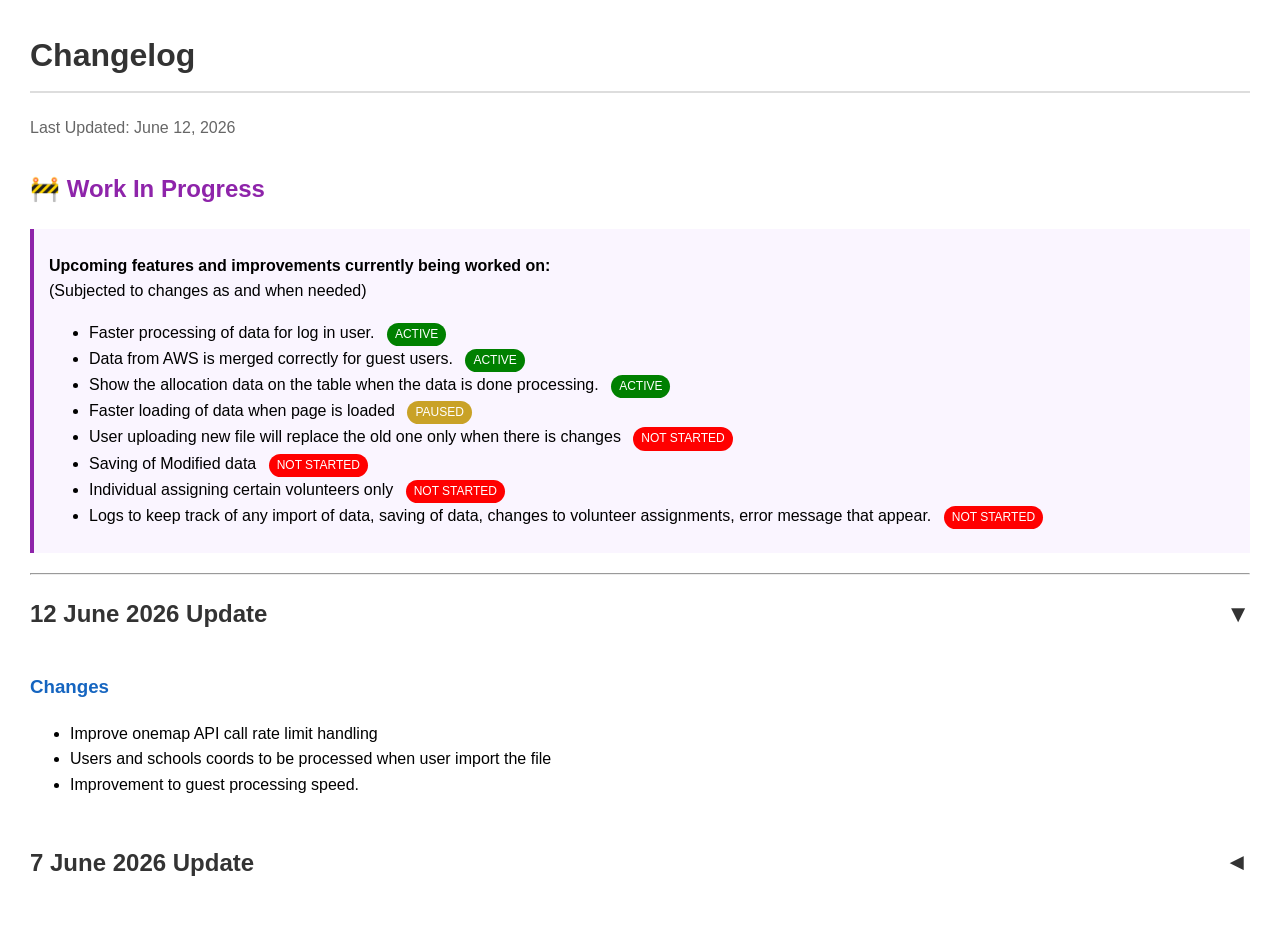
<file: Webpage/changelog.html>
<!DOCTYPE html>
<html>
<head>
<style>
    body {
        font-family: Arial, sans-serif;
        margin: 30px;
        line-height: 1.6;
    }

    h1, h2, h3 {
        color: #333;
    }

    h1 {
        border-bottom: 2px solid #ddd;
        padding-bottom: 10px;
    }

    .updated {
        color: #666;
        margin-bottom: 30px;
    }

    .version {
        margin-bottom: 30px;
    }

    .feature {
        color: #2e7d32;
        font-weight: bold;
    }

    .improvement {
        color: #1565c0;
        font-weight: bold;
    }

    .fix {
        color: #d84315;
        font-weight: bold;
    }

    .wip {
        color: #8e24aa;
        font-weight: bold;
    }

    .wip-list {
        border-left: 4px solid #8e24aa;
        padding-left: 15px;
        background: #faf5ff;
        padding-top: 8px;
        padding-bottom: 8px;
        margin-bottom: 20px;
    }

    .status-badge-green {
        display: inline-block;
        background: green;
        color: white;
        padding: 2px 8px;
        border-radius: 12px;
        font-size: 12px;
        margin-left: 8px;
    }
    .status-badge-yellow {
        display: inline-block;
        background: #C9A227;
        color: white;
        padding: 2px 8px;
        border-radius: 12px;
        font-size: 12px;
        margin-left: 8px;
    }
    .status-badge-red {
        display: inline-block;
        background: red;
        color: white;
        padding: 2px 8px;
        border-radius: 12px;
        font-size: 12px;
        margin-left: 8px;
    }

    ul {
        margin-top: 5px;
    }

    .version-body {
        overflow: hidden;
        max-height: 1000px;
        transition: all 0.25s ease;
    }

    .version.collapsed .version-body {
        max-height: 0;
        opacity: 0;
        padding: 0;
    }

    /* arrow indicator */
    .version-header {
        cursor: pointer;
        user-select: none;
        position: relative;
        padding-right: 20px;
    }

    .version-header:hover {
        background: #e8f0fe;   /* soft blue (Google-like hint) */
    }

    /* arrow */
    .version-header::after {
        content: "▼";
        position: absolute;
        right: 0;
        transition: transform 0.2s ease;
    }

    /* rotate arrow when collapsed */
    .version.collapsed .version-header::after {
        transform: rotate(90deg);
    }
</style>
</head>
<body>

<h1>Changelog</h1>

<div class="updated">
    Last Updated: June 12, 2026
</div>

<!-- Work In Progress shown first -->
<h2 class="wip">🚧 Work In Progress</h2>

<div class="wip-list">
    <p style="margin-bottom: 0%;"><strong>Upcoming features and improvements currently being worked on:</strong></p>
    <p style="margin-top: 0%;"> (Subjected to changes as and when needed)</p>

    <ul>
        <li>Faster processing of data for log in user. <span class="status-badge-green">ACTIVE</span></li>
        <li>Data from AWS is merged correctly for guest users. <span class="status-badge-green">ACTIVE</span></li>
        <li>Show the allocation data on the table when the data is done processing. <span class="status-badge-green">ACTIVE</span></li>
        <li>Faster loading of data when page is loaded <span class="status-badge-yellow">PAUSED</span></li>
        <li>User uploading new file will replace the old one only when there is changes <span class="status-badge-red">NOT STARTED</span></li></li>
        <li>Saving of Modified data <span class="status-badge-red">NOT STARTED</span></li>
        <li>Individual assigning certain volunteers only <span class="status-badge-red">NOT STARTED</span></li>
        <li>Logs to keep track of any import of data, saving of data, changes to volunteer assignments, error message that appear. <span class="status-badge-red">NOT STARTED</span></li>
    </ul>
</div>
<hr>

<div class="version">
    <h2 class="version-header" onclick="toggleVersion(this)">12 June 2026 Update</h2>

    <div class="version-body">
        <h3 class="improvement">Changes</h3>
        <ul>
            <li>Improve onemap API call rate limit handling</li>
            <li>Users and schools coords to be processed when user import the file</li>
            <li>Improvement to guest processing speed.</li>
        </ul>
    </div>
</div>

<div class="version collapsed">
    <h2 class="version-header" onclick="toggleVersion(this)">7 June 2026 Update</h2>

    <div class="version-body">
        <h3 class="feature">New Features</h3>
        <ul>
            <li>Added folder tree navigation with expandable folders.</li>
            <li>Added breadcrumb navigation.</li>
            <li>Added support for Shared Drives.</li>
            <li>Added search functionality within Google Drive.</li>
            <li>Added sorting by Name, Modified Date, and File Type.</li>
            <li>Data can now be exported</li>
            <li>Added Changelog link</li>
            <li>Added Privacy Policy link</li>
        </ul>

        <h3 class="improvement">Changes</h3>
        <ul>
            <li>Changed Google Drive Explorer interface.</li>
        </ul>
    </div>
</div>

<!--
<div class="version">
    <h2>Version 2.5.0</h2>

    <h3 class="feature">New Features</h3>
    <ul>
        <li>Added custom Google Drive Explorer interface.</li>
        <li>Added folder tree navigation with expandable folders.</li>
        <li>Added breadcrumb navigation.</li>
        <li>Added support for Shared Drives.</li>
        <li>Added search functionality within Google Drive.</li>
        <li>Added sorting by Name, Modified Date, and File Type.</li>
    </ul>

    <h3 class="improvement">Changes</h3>
    <ul>
        <li>Improved Google Drive import workflow.</li>
        <li>Improved export destination selection.</li>
        <li>Enhanced folder navigation performance using lazy loading.</li>
        <li>Added pagination support with "Load More" functionality.</li>
        <li>Added file-type specific icons for Excel, JSON, PDF, and folders.</li>
    </ul>

    <h3 class="fix">Bug Fixes</h3>
    <ul>
        <li>Fixed breadcrumb stacking issue.</li>
        <li>Fixed folder tree not refreshing correctly.</li>
        <li>Fixed navigation state when returning to root folder.</li>
        <li>Fixed export folder selection behavior.</li>
        <li>Fixed Google Drive authentication scope issues.</li>
        <li>Fixed folder highlighting persistence.</li>
    </ul>
</div>

========================
Template below here
========================
<div class="version"> (class="version collapsed") <--- this mean that its disable
    <h2 class="version-header" onclick="toggleVersion(this)">7 June 2026 Update</h2>

    <div class="version-body">
        <h3 class="feature">New Features</h3>
        <ul>
            <li>Added Google Drive file import support.</li>
            <li>Added Google Drive file export support.</li>
        </ul>

        <h3 class="fix">Bug Fixes</h3>
        <ul>
            <li>Resolved Excel file upload validation issues.</li>
            <li>Fixed Drive Picker initialization timing issues.</li>
        </ul>
    </div>
</div>
-->

</body>
<script>
    function toggleVersion(header) {
        const version = header.parentElement;
        version.classList.toggle("collapsed");
    }
</script>
</html>
</file>
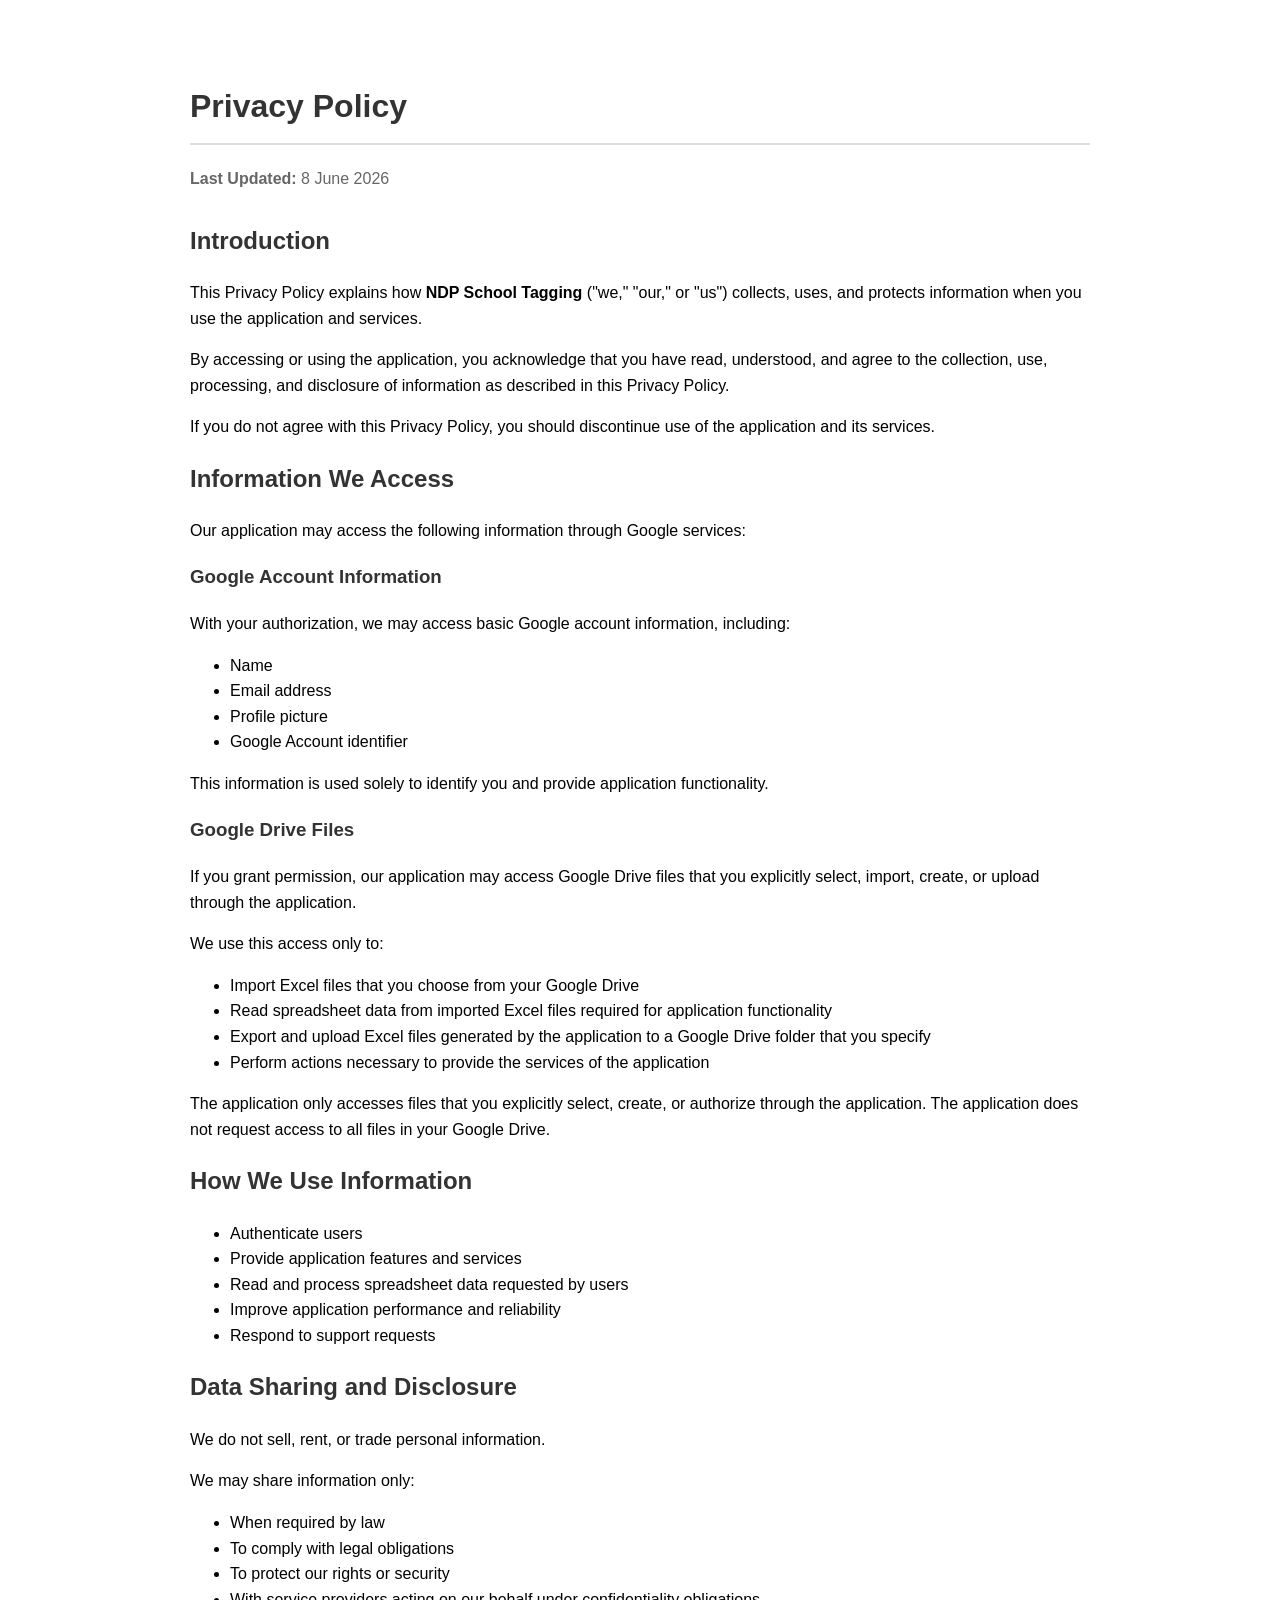
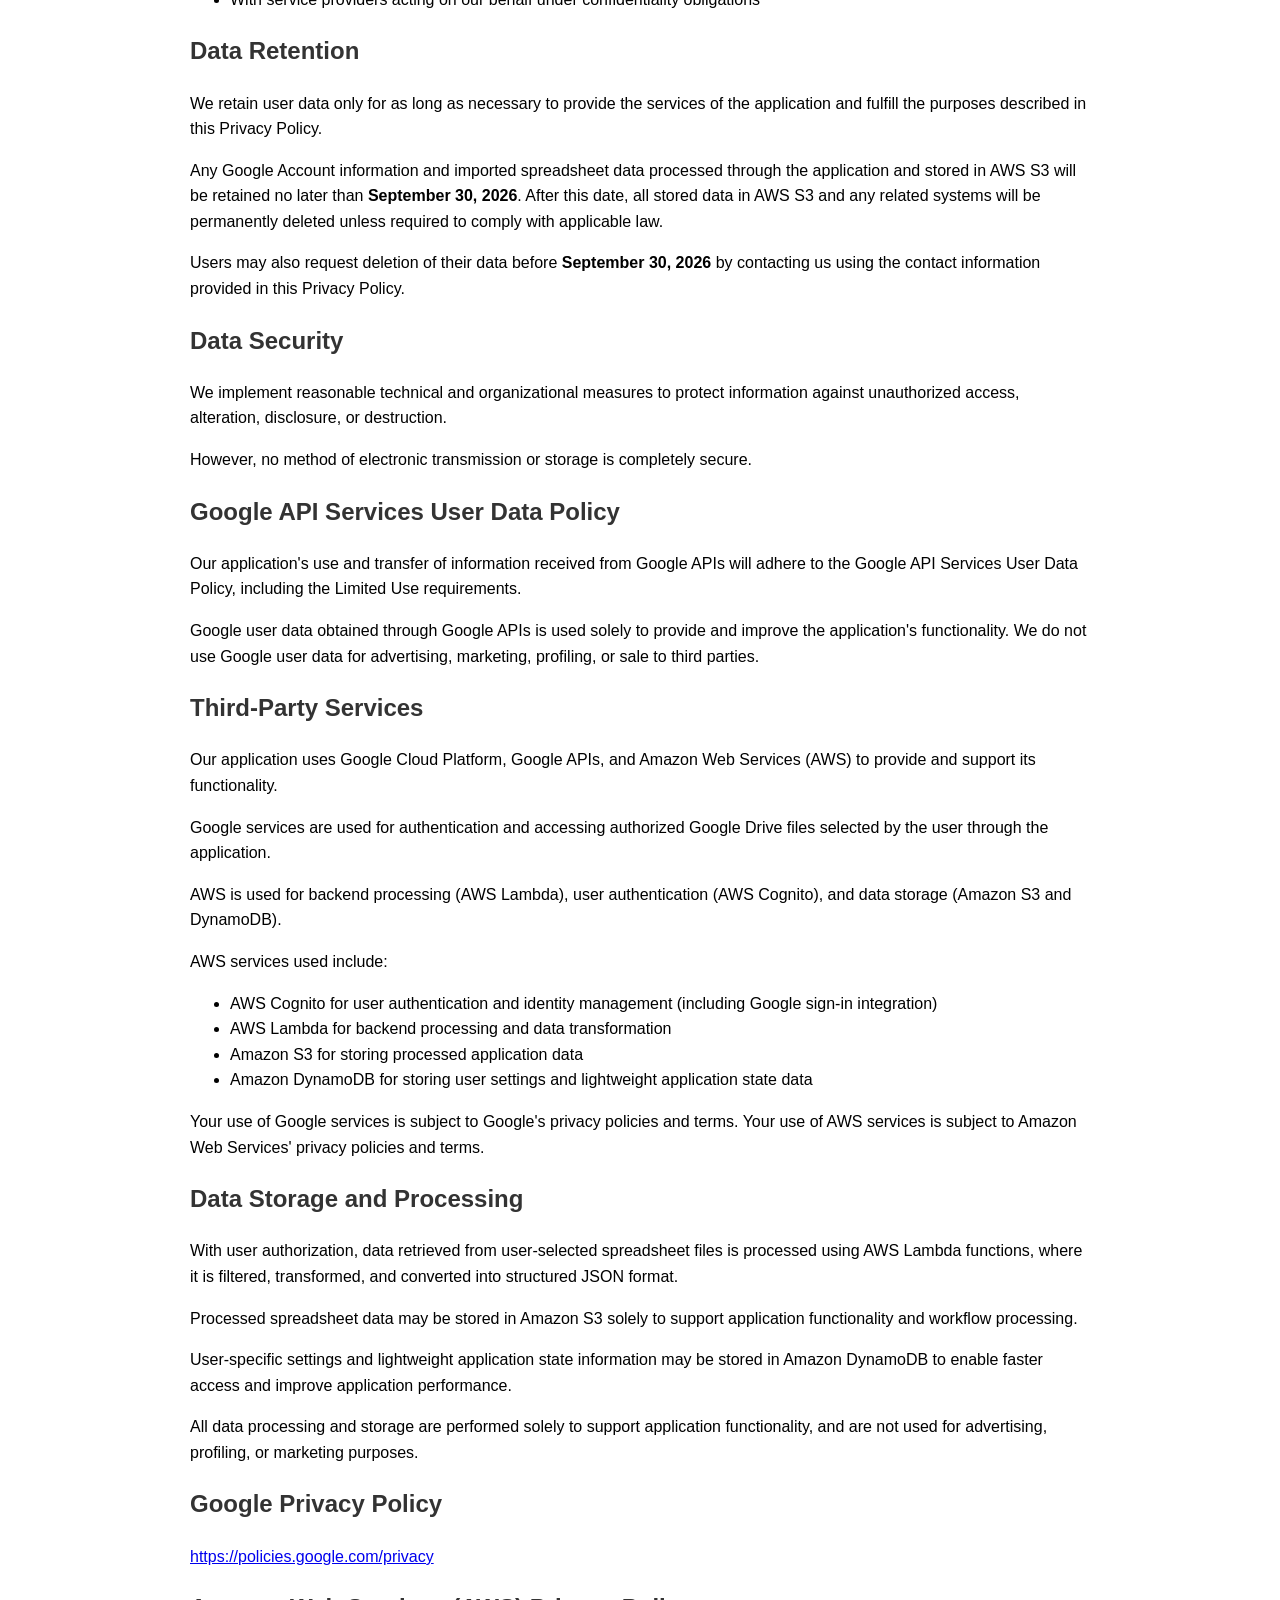
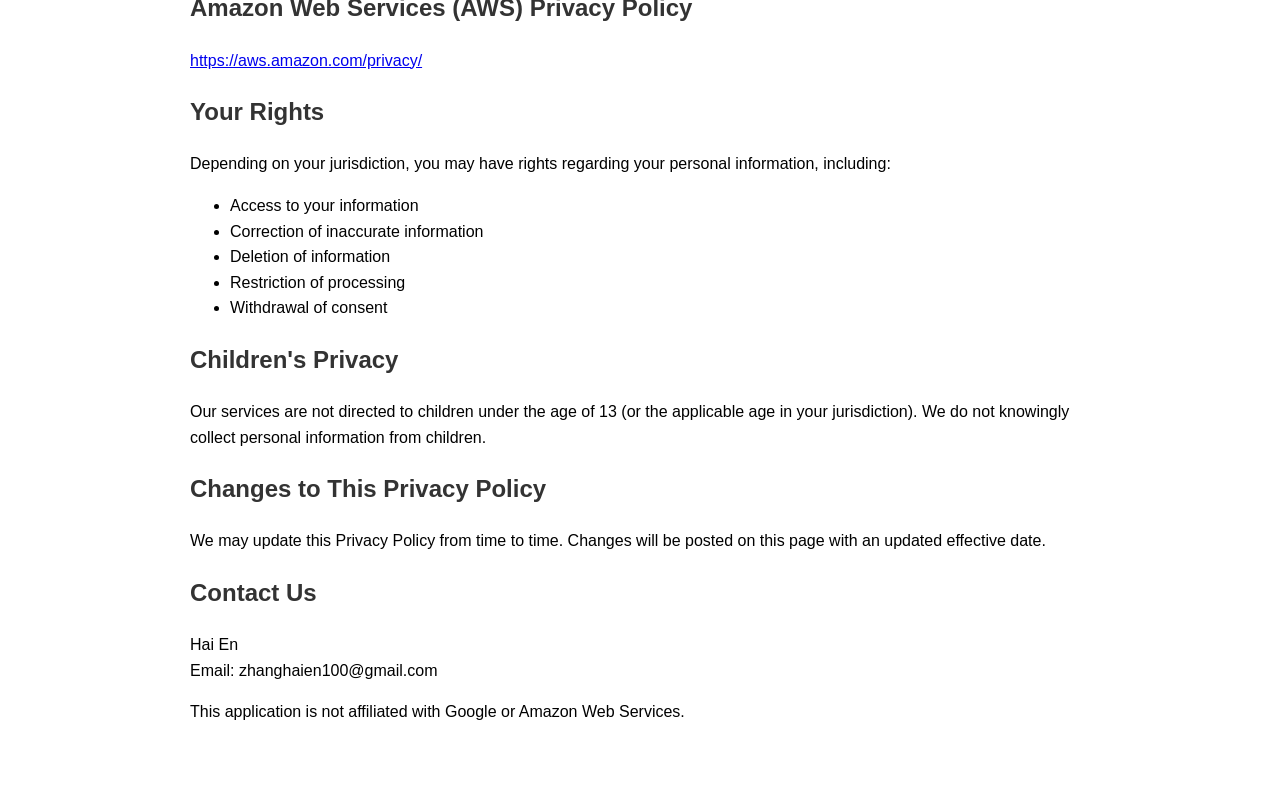
<file: Webpage/privacy-policy.html>
<!DOCTYPE html>

<html lang="en">
<head>
    <meta charset="UTF-8">
    <meta name="viewport" content="width=device-width, initial-scale=1.0">
    <title>Privacy Policy - NDP School Tagging</title>
    <style>
        body {
            font-family: Arial, sans-serif;
            max-width: 900px;
            margin: 40px auto;
            padding: 20px;
            line-height: 1.6;
        }


        h1, h2, h3 {
            color: #333;
        }
    
        h1 {
            border-bottom: 2px solid #ddd;
            padding-bottom: 10px;
        }
    
        .updated {
            color: #666;
            margin-bottom: 30px;
        }
    </style>
</head>
<body>

<h1>Privacy Policy</h1>

<p class="updated"><strong>Last Updated:</strong> 8 June 2026</p>

<h2>Introduction</h2>

<p>
This Privacy Policy explains how <strong>NDP School Tagging</strong> ("we," "our," or "us")
collects, uses, and protects information when you use the application and services.
</p>

<p>
By accessing or using the application, you acknowledge that you have read, understood, and agree to the collection, use, processing, and disclosure of information as described in this Privacy Policy.
</p>

<p>
If you do not agree with this Privacy Policy, you should discontinue use of the application and its services.
</p>


<h2>Information We Access</h2>

<p>Our application may access the following information through Google services:</p>

<h3>Google Account Information</h3>

<p>With your authorization, we may access basic Google account information, including:</p>

<ul>
    <li>Name</li>
    <li>Email address</li>
    <li>Profile picture</li>
    <li>Google Account identifier</li>
</ul>

<p>
This information is used solely to identify you and provide application functionality.
</p>

<h3>Google Drive Files</h3>

<p>
If you grant permission, our application may access Google Drive files that you explicitly select, import, create, or upload through the application.
</p>

<p>We use this access only to:</p>

<ul>
    <li>Import Excel files that you choose from your Google Drive</li>
    <li>Read spreadsheet data from imported Excel files required for application functionality</li>
    <li>Export and upload Excel files generated by the application to a Google Drive folder that you specify</li>
    <li>Perform actions necessary to provide the services of the application</li>
</ul>

<p>
The application only accesses files that you explicitly select, create, or authorize through the application. The application does not request access to all files in your Google Drive.
</p>

<h2>How We Use Information</h2>

<ul>
    <li>Authenticate users</li>
    <li>Provide application features and services</li>
    <li>Read and process spreadsheet data requested by users</li>
    <li>Improve application performance and reliability</li>
    <li>Respond to support requests</li>
</ul>

<h2>Data Sharing and Disclosure</h2>

<p>We do not sell, rent, or trade personal information.</p>

<p>We may share information only:</p>

<ul>
    <li>When required by law</li>
    <li>To comply with legal obligations</li>
    <li>To protect our rights or security</li>
    <li>With service providers acting on our behalf under confidentiality obligations</li>
</ul>

<h2>Data Retention</h2>

<p>
We retain user data only for as long as necessary to provide the services of the application
and fulfill the purposes described in this Privacy Policy.
</p>

<p>
Any Google Account information and imported spreadsheet data processed through the application and stored in AWS S3 will be retained 
no later than <strong>September 30, 2026</strong>. 
After this date, all stored data in AWS S3 and any related systems will be permanently deleted unless required to comply with applicable law.
</p>


<p>
Users may also request deletion of their data before <strong>September 30, 2026</strong> by contacting us
using the contact information provided in this Privacy Policy.
</p>

<h2>Data Security</h2>

<p>
We implement reasonable technical and organizational measures to protect information against
unauthorized access, alteration, disclosure, or destruction.
</p>

<p>
However, no method of electronic transmission or storage is completely secure.
</p>

<h2>Google API Services User Data Policy</h2>

<p>
Our application's use and transfer of information received from Google APIs will adhere to
the Google API Services User Data Policy, including the Limited Use requirements.
</p>

<p>
Google user data obtained through Google APIs is used solely to provide and improve the application's functionality. We do not use Google user data for advertising, marketing, profiling, or sale to third parties.
</p>

<h2>Third-Party Services</h2>

<p>
Our application uses Google Cloud Platform, Google APIs, and Amazon Web Services (AWS) to provide and support its functionality.
</p>

<p>
Google services are used for authentication and accessing authorized Google Drive files selected by the user through the application.
</p>

<p>
AWS is used for backend processing (AWS Lambda), user authentication (AWS Cognito), and data storage (Amazon S3 and DynamoDB).
</p>

<p>
AWS services used include:
</p>

<ul>
    <li>AWS Cognito for user authentication and identity management (including Google sign-in integration)</li>
    <li>AWS Lambda for backend processing and data transformation</li>
    <li>Amazon S3 for storing processed application data</li>
    <li>Amazon DynamoDB for storing user settings and lightweight application state data</li>
</ul>

<p>
Your use of Google services is subject to Google's privacy policies and terms. Your use of AWS services is subject to Amazon Web Services' privacy policies and terms.
</p>

<h2>Data Storage and Processing</h2>

<p>
With user authorization, data retrieved from user-selected spreadsheet files is processed using AWS Lambda functions, where it is filtered, transformed, and converted into structured JSON format.
</p>

<p>
Processed spreadsheet data may be stored in Amazon S3 solely to support application functionality and workflow processing.
</p>

<p>
User-specific settings and lightweight application state information may be stored in Amazon DynamoDB to enable faster access and improve application performance.
</p>

<p>
All data processing and storage are performed solely to support application functionality, and are not used for advertising, profiling, or marketing purposes.
</p>



<h2>Google Privacy Policy</h2>

<p>
<a href="https://policies.google.com/privacy" target="_blank">
https://policies.google.com/privacy
</a>
</p>


<h2>Amazon Web Services (AWS) Privacy Policy</h2>
<p>
<a href="https://aws.amazon.com/privacy/" target="_blank">
https://aws.amazon.com/privacy/
</a>
</p>

<h2>Your Rights</h2>

<p>
Depending on your jurisdiction, you may have rights regarding your personal information,
including:
</p>

<ul>
    <li>Access to your information</li>
    <li>Correction of inaccurate information</li>
    <li>Deletion of information</li>
    <li>Restriction of processing</li>
    <li>Withdrawal of consent</li>
</ul>


<h2>Children's Privacy</h2>

<p>
Our services are not directed to children under the age of 13 (or the applicable age in your jurisdiction).
We do not knowingly collect personal information from children.
</p>

<h2>Changes to This Privacy Policy</h2>

<p>
We may update this Privacy Policy from time to time. Changes will be posted on this page with
an updated effective date.
</p>

<h2>Contact Us</h2>

<p>
Hai En<br>
Email: zhanghaien100@gmail.com
</p>

</body>
<footer>
<p>
This application is not affiliated with Google or Amazon Web Services.
</p>
</footer>
</html>
</file>
